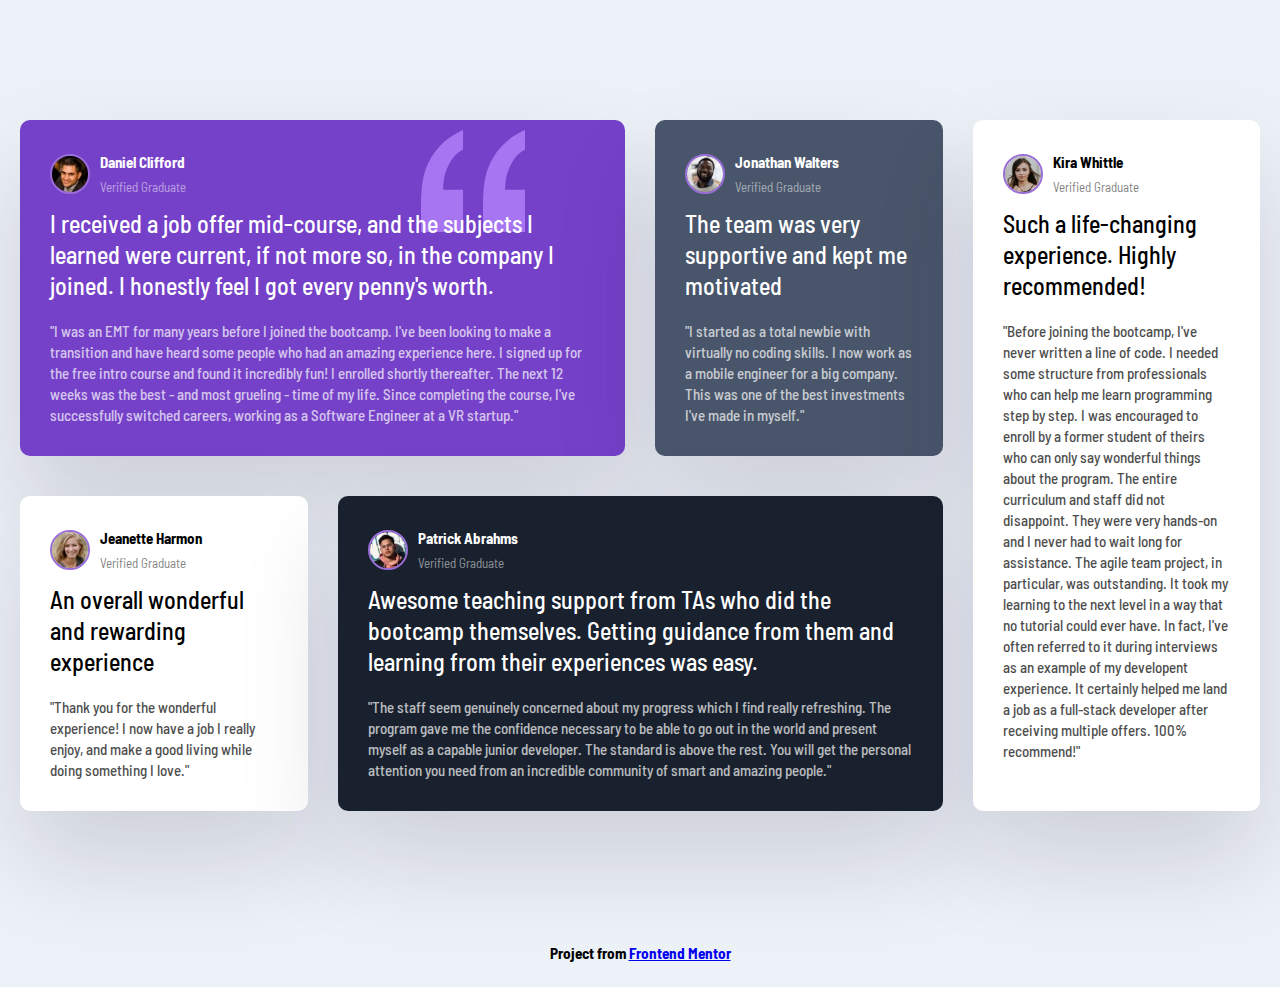
<file: index.html>
<!DOCTYPE html>
<html lang="en">

<head>
    <meta charset="UTF-8">
    <meta http-equiv="X-UA-Compatible" content="IE=edge">
    <meta name="viewport" content="width=device-width, initial-scale=1.0">
    <title>CSS Grid Project</title>
    <link rel="stylesheet" href="style.css">
</head>

<body>
    <div class="testimonials">
        <div class="card card--bg-purple">
            <header class="card__header">
                <img src="images/image-daniel.jpg" class="card__img" alt="" />
                <div>
                    <h3>Daniel Clifford</h3>
                    <p>Verified Graduate</p>
                </div>
            </header>
            <p class="card__lead">
                I received a job offer mid-course, and the subjects I learned were
                current, if not more so, in the company I joined. I honestly feel I
                got every penny's worth.
            </p>
            <p class="card__quote">
                "I was an EMT for many years before I joined the bootcamp. I've been
                looking to make a transition and have heard some people who had an
                amazing experience here. I signed up for the free intro course and
                found it incredibly fun! I enrolled shortly thereafter. The next 12
                weeks was the best - and most grueling - time of my life. Since
                completing the course, I've successfully switched careers, working as
                a Software Engineer at a VR startup."
            </p>
        </div>

        <div class="card card--bg-gray-blue">
            <header class="card__header">
                <img src="images/image-jonathan.jpg" class="card__img" alt="" />
                <div>
                    <h3>Jonathan Walters</h3>
                    <p>Verified Graduate</p>
                </div>
            </header>
            <p class="card__lead">
                The team was very supportive and kept me motivated
            </p>
            <p class="card__quote">
                "I started as a total newbie with virtually no coding skills. I now
                work as a mobile engineer for a big company. This was one of the best
                investments I've made in myself."
            </p>
        </div>

        <div class="card">
            <header class="card__header">
                <img src="images/image-jeanette.jpg" class="card__img" alt="" />
                <div>
                    <h3>Jeanette Harmon</h3>
                    <p>Verified Graduate</p>
                </div>
            </header>
            <p class="card__lead">An overall wonderful and rewarding experience</p>
            <p class="card__quote">
                "Thank you for the wonderful experience! I now have a job I really
                enjoy, and make a good living while doing something I love."
            </p>
        </div>

        <div class="card card--bg-black-blue">
            <header class="card__header">
                <img src="images/image-patrick.jpg" class="card__img" alt="" />
                <div>
                    <h3>Patrick Abrahms</h3>
                    <p>Verified Graduate</p>
                </div>
            </header>
            <p class="card__lead">
                Awesome teaching support from TAs who did the bootcamp themselves.
                Getting guidance from them and learning from their experiences was
                easy.
            </p>
            <p class="card__quote">
                "The staff seem genuinely concerned about my progress which I find
                really refreshing. The program gave me the confidence necessary to be
                able to go out in the world and present myself as a capable junior
                developer. The standard is above the rest. You will get the personal
                attention you need from an incredible community of smart and amazing
                people."
            </p>
        </div>

        <div class="card">
            <header class="card__header">
                <img src="images/image-kira.jpg" class="card__img" alt="" />
                <div>
                    <h3>Kira Whittle</h3>
                    <p>Verified Graduate</p>
                </div>
            </header>
            <p class="card__lead">
                Such a life-changing experience. Highly recommended!
            </p>
            <p class="card__quote">
                "Before joining the bootcamp, I've never written a line of code. I
                needed some structure from professionals who can help me learn
                programming step by step. I was encouraged to enroll by a former
                student of theirs who can only say wonderful things about the program.
                The entire curriculum and staff did not disappoint. They were very
                hands-on and I never had to wait long for assistance. The agile team
                project, in particular, was outstanding. It took my learning to the
                next level in a way that no tutorial could ever have. In fact, I've
                often referred to it during interviews as an example of my developent
                experience. It certainly helped me land a job as a full-stack
                developer after receiving multiple offers. 100% recommend!"
            </p>
        </div>
    </div>

    <footer>
        <h3>
            Project from
            <a target="_blank"
                href="https://www.frontendmentor.io/challenges/testimonials-grid-section-Nnw6J7Un7">Frontend Mentor</a>
        </h3>
    </footer>
</body>

</html>
</file>
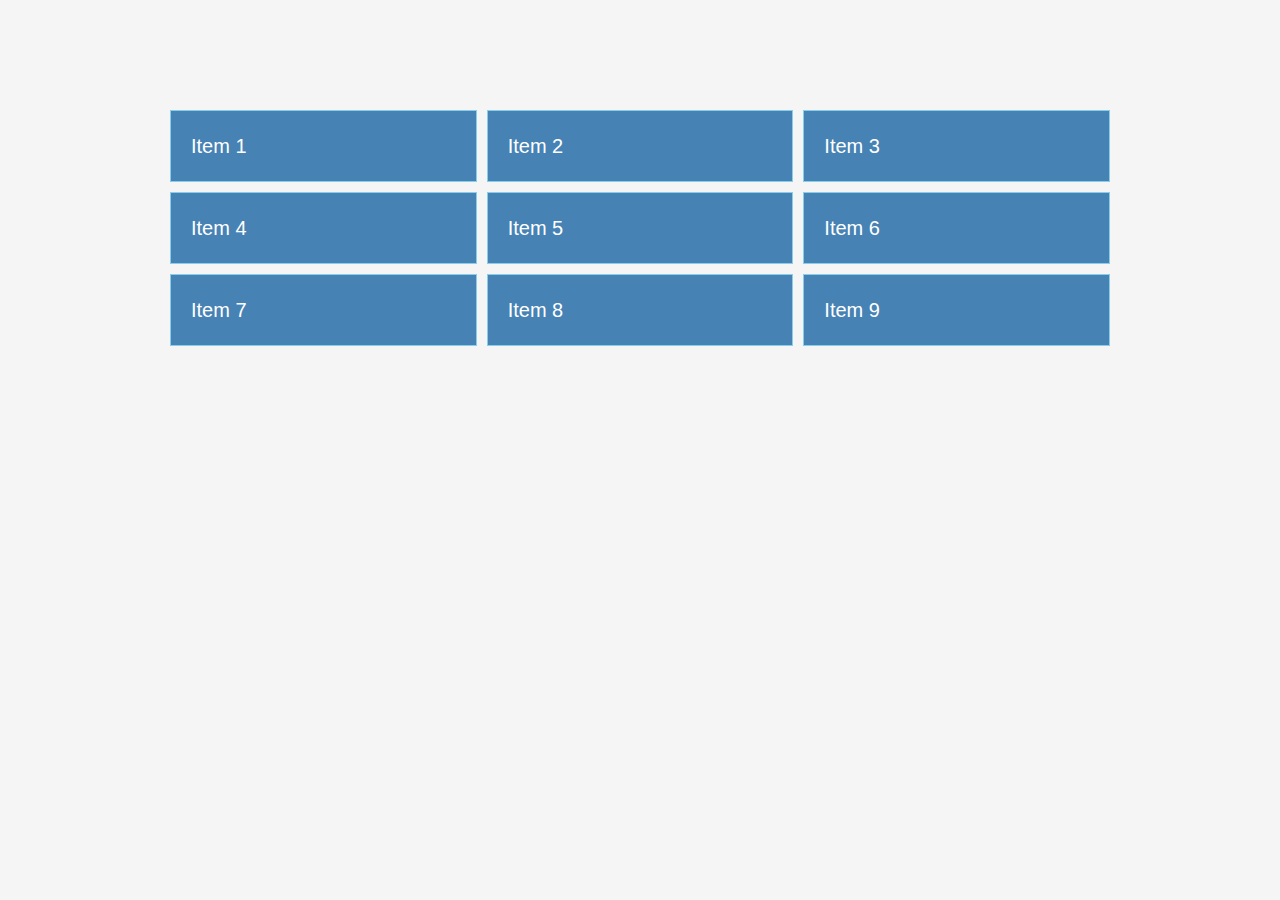
<file: sample/grid.html>
<!DOCTYPE html>
<html lang="en">

<head>
    <meta charset="UTF-8">
    <meta http-equiv="X-UA-Compatible" content="IE=edge">
    <meta name="viewport" content="width=device-width, initial-scale=1.0">
    <title>CSS Grid Crash Course</title>
    <link rel="stylesheet" href="grid.css">
</head>

<body>
    <div class="container">
        <div class="item">Item 1</div>
        <div class="item">Item 2</div>
        <div class="item">Item 3</div>
        <div class="item">Item 4</div>
        <div class="item">Item 5</div>
        <div class="item">Item 6</div>
        <div class="item">Item 7</div>
        <div class="item">Item 8</div>
        <div class="item">Item 9</div>
    </div>
</body>

</html>
</file>
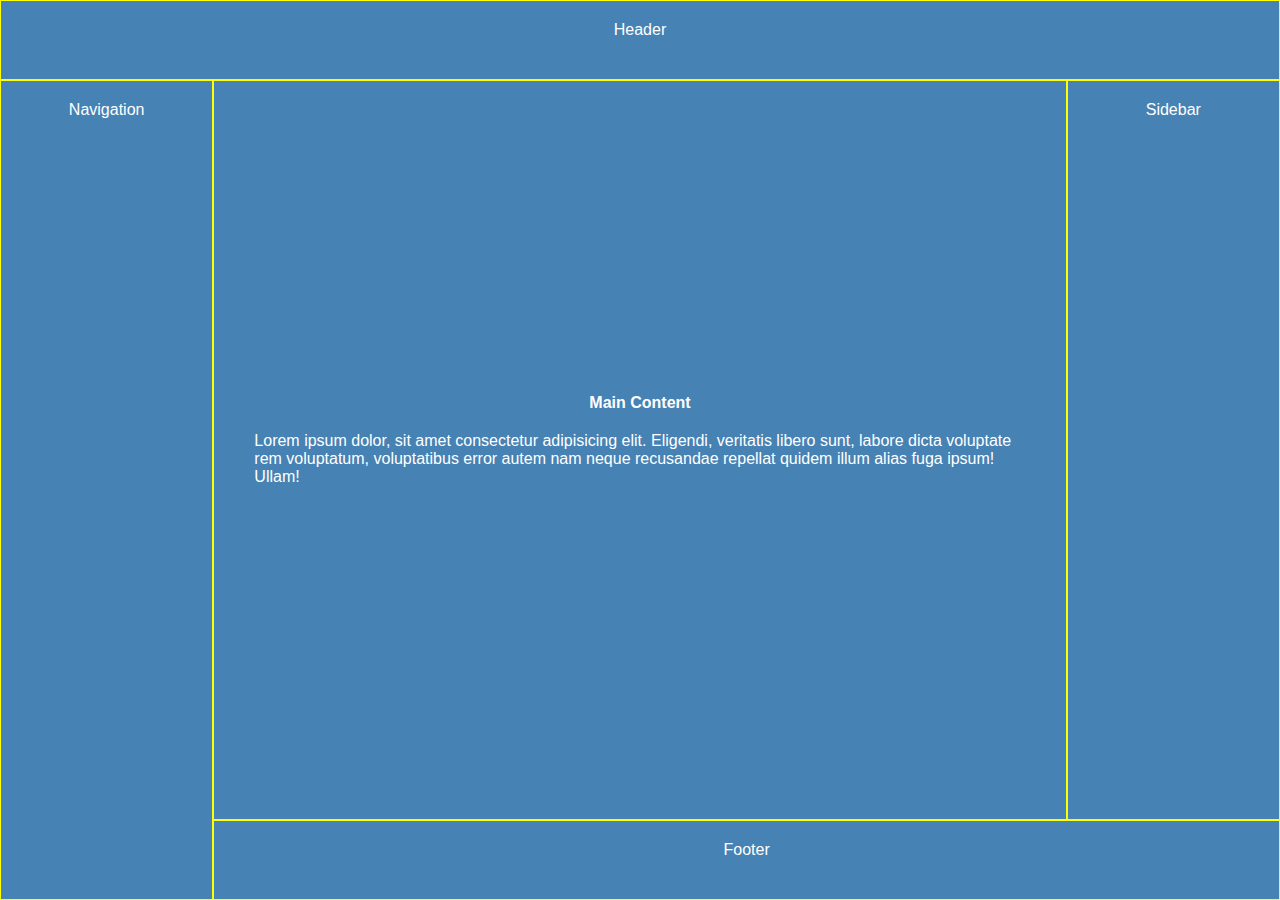
<file: sample/grid2.html>
<!DOCTYPE html>
<html lang="en">

<head>
    <meta charset="UTF-8">
    <meta http-equiv="X-UA-Compatible" content="IE=edge">
    <meta name="viewport" content="width=device-width, initial-scale=1.0">
    <title>CSS Grid Template Areas</title>
    <link rel="stylesheet" href="grid2.css">
</head>

<body>
    <header>Header</header>
    <main>
        <h4>Main Content</h4>
        <p>Lorem ipsum dolor, sit amet consectetur adipisicing elit. Eligendi, veritatis libero sunt, labore dicta
            voluptate rem voluptatum, voluptatibus error autem nam neque recusandae repellat quidem illum alias fuga
            ipsum! Ullam!</p>
    </main>
    <nav>Navigation</nav>
    <aside>Sidebar</aside>
    <footer>Footer</footer>
</body>

</html>
</file>
<file: style.css>
@import url('https://fonts.googleapis.com/css2?family=Barlow+Semi+Condensed:wght@200;300;400;700&display=swap');

* {
    box-sizing: border-box;
    margin: 0;
    padding: 0;
}

body {
    background: #edf2f8;
    font-family: 'Barlow Semi Condensed', sans-serif;
    line-height: 1.7;
    font-size: 13px;
}

.testimonials {
    max-width: 1440px;
    margin: 100px auto;
    padding: 20px;
    display: grid;
    grid-template-columns: repeat(4, 1fr);
    gap: 30px;
}

.card {
    background: #fff;
    border-radius: 10px;
    padding: 30px;
    box-shadow: rgba(17, 12, 46, 0.15) 0px 48px 100px 0px;
    margin-bottom: 10px;
}

.card__header {
    display: flex;
    align-items: center;
    margin-bottom: 10px;
}

.card__header h3 {
    font-size: 15px;
}

.card__header p {
    opacity: 50%;
}

.card__img {
    width: 40px;
    height: 40px;
    border-radius: 50%;
    border: 2px solid #996ed9;
    margin-right: 10px;
}

.card__lead {
    font-size: 1.5rem;
    font-weight: 500;
    line-height: 1.3;
    margin-bottom: 20px;
}

.card__quote {
    font-size: 15px;
    font-weight: 500;
    line-height: 1.4;
    opacity: 70%;
}

.card--bg-purple {
    background: hsl(263, 55%, 52%);
    color: #fff;
    background-image: url('./images/bg-pattern-quotation.svg');
    background-repeat: no-repeat;
    background-position: top 10px right 100px;
}

.card--bg-gray-blue {
    background: hsl(217, 19%, 35%);
    color: #fff;
}

.card--bg-black-blue {
    background: hsl(219, 29%, 14%);
    color: #fff;
}

.card:nth-of-type(1) {
    grid-column: 1 / 3;
}

.card:nth-of-type(4) {
    grid-column: 2 / 4;
    grid-row: 2;
}

.card:nth-of-type(5) {
    grid-column: 4;
    grid-row: 1 / 3;
}

footer {
    text-align: center;
    margin: 20px;
}

@media (max-width: 768px) {
    .testimonials {
        grid-template-columns: 1fr;
        width: 100%;
    }

    .card:nth-of-type(1) {
        grid-column: 1;
    }

    .card:nth-of-type(4) {
        grid-column: 1;
        grid-row: 4;
    }

    .card:nth-of-type(5) {
        grid-column: 1;
        grid-row: 5;
    }
}
</file>
<file: sample/grid.css>
* {
    box-sizing: border-box;
    margin: 0;
    padding: 0;
}

body {
    font-family: 'Open Sans', sans-serif;
    font-size: 16px;
    line-height: 1.5;
    color: #333;
    background: #f5f5f5;
}

.container {
    max-width: 960px;
    margin: 100px auto;
    padding: 10px;
    /* border: 1px solid red; */
    display: grid;
    gap: 10px;
    grid-template-columns: repeat(3, 1fr);
}

.item {
    background: steelblue;
    color: #fff;
    font-size: 20px;
    padding: 20px;
    border: 1px solid skyblue;
    /* margin: 10px; */
}
</file>
<file: sample/grid2.css>
* {
    box-sizing: border-box;
    margin: 0;
    padding: 0;
}

body {
    font-family: 'Open Sans', sans-serif;
    font-size: 16px;
    height: 100vh;

    display: grid;
    grid-template-areas:
        'header header header'
        'nav content sidebar'
        'nav footer footer';
    grid-template-columns: 1fr 4fr 1fr;
    grid-template-rows: 80px 1fr 80px;
}

header,
footer,
main,
aside,
nav {
    background-color: steelblue;
    color: #fff;
    padding: 20px;
    border: 1px solid yellow;
}

header {
    grid-area: header;
    text-align: center;
}

nav {
    grid-area: nav;
    text-align: center;
}

main {
    grid-area: content;
    display: flex;
    flex-direction: column;
    justify-content: center;
    align-items: center;
    /* border: 1px solid red; */
}

main p {
    margin: 20px;
}

aside {
    grid-area: sidebar;
    text-align: center;
}

footer {
    grid-area: footer;
    text-align: center;
}
</file>
